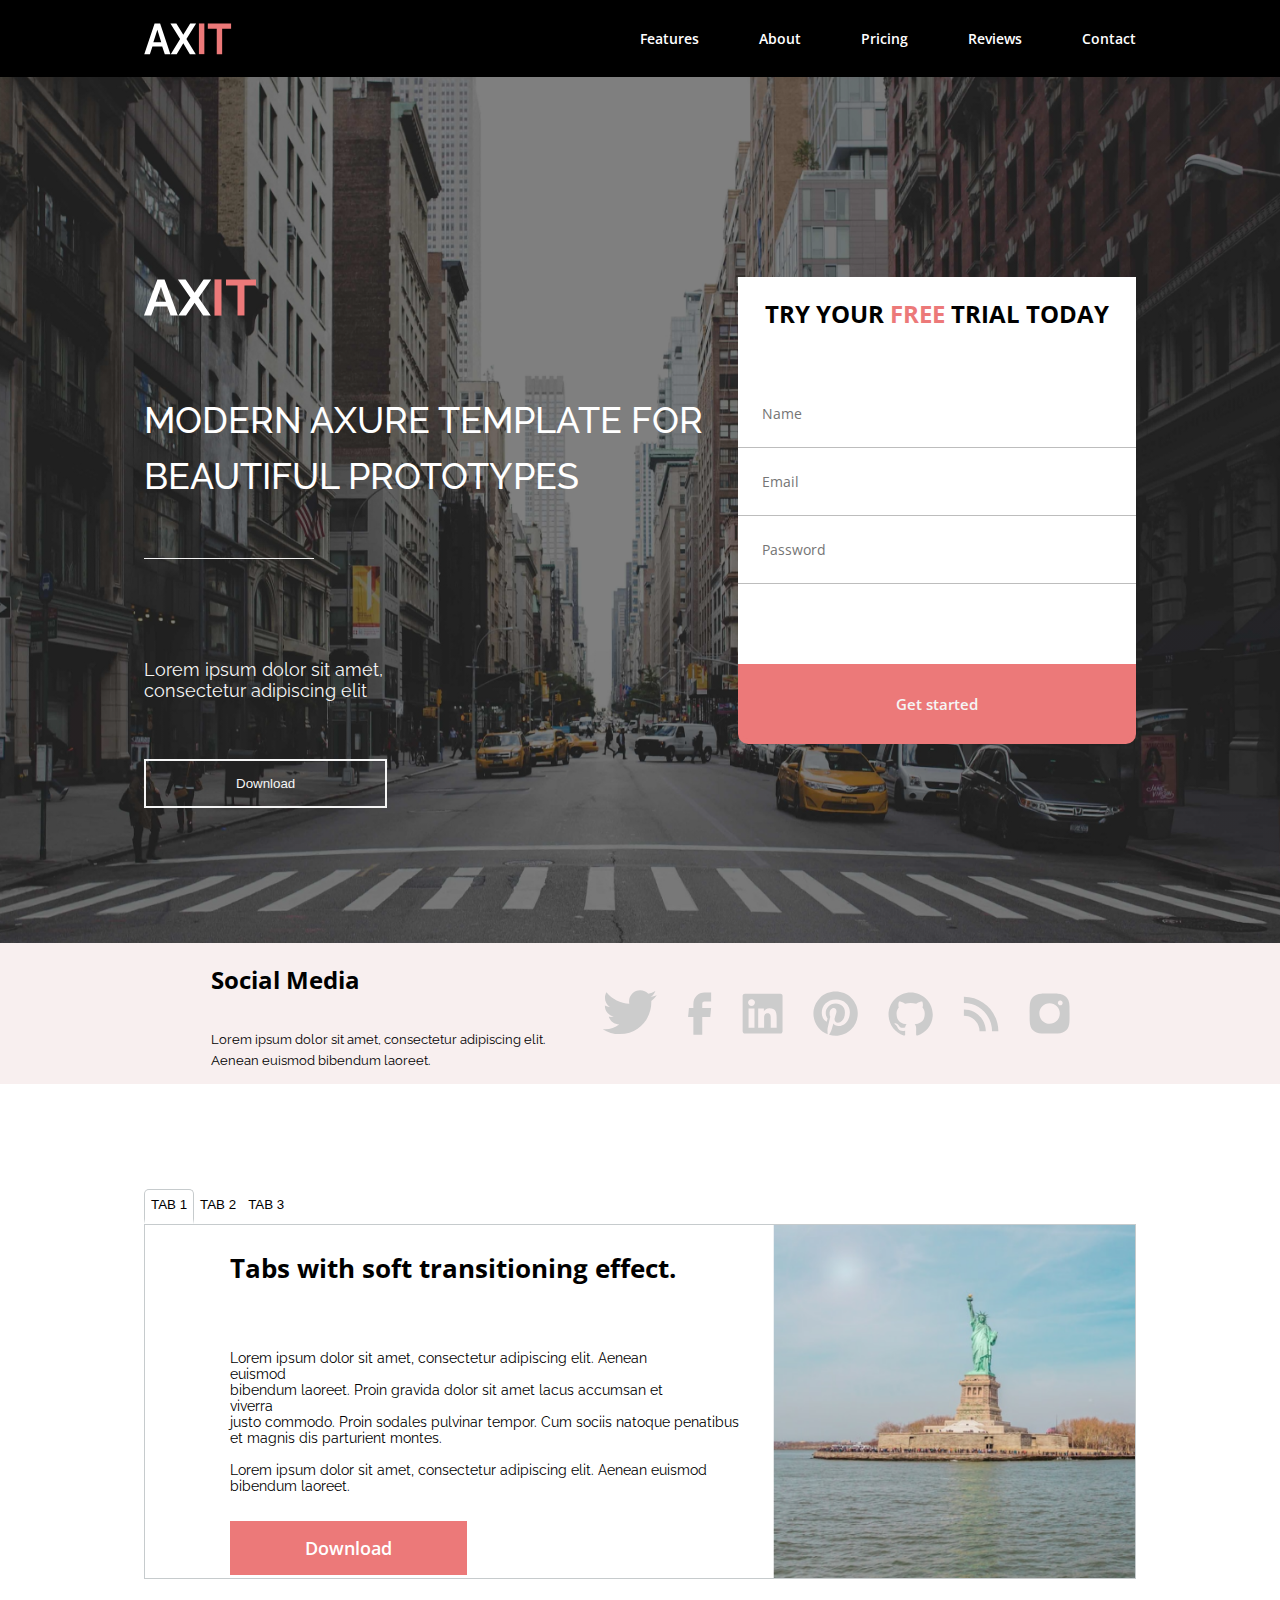
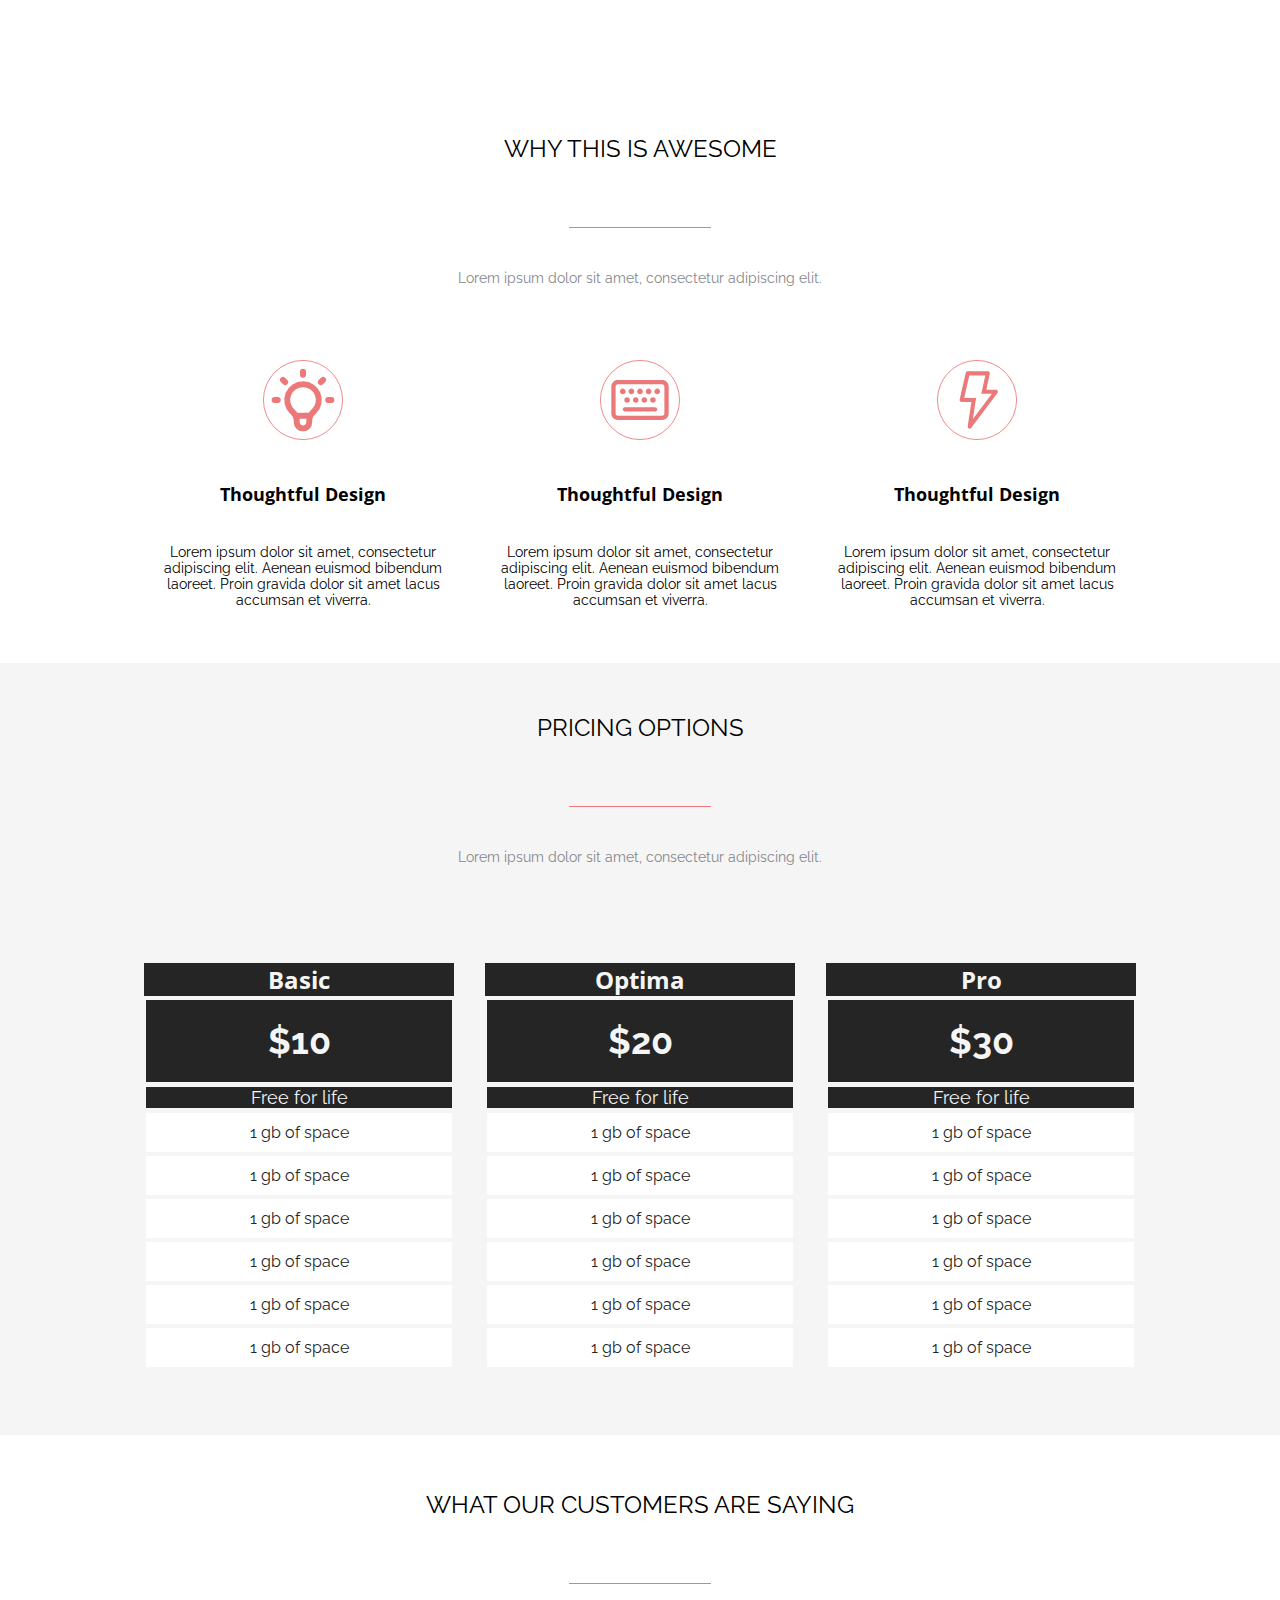
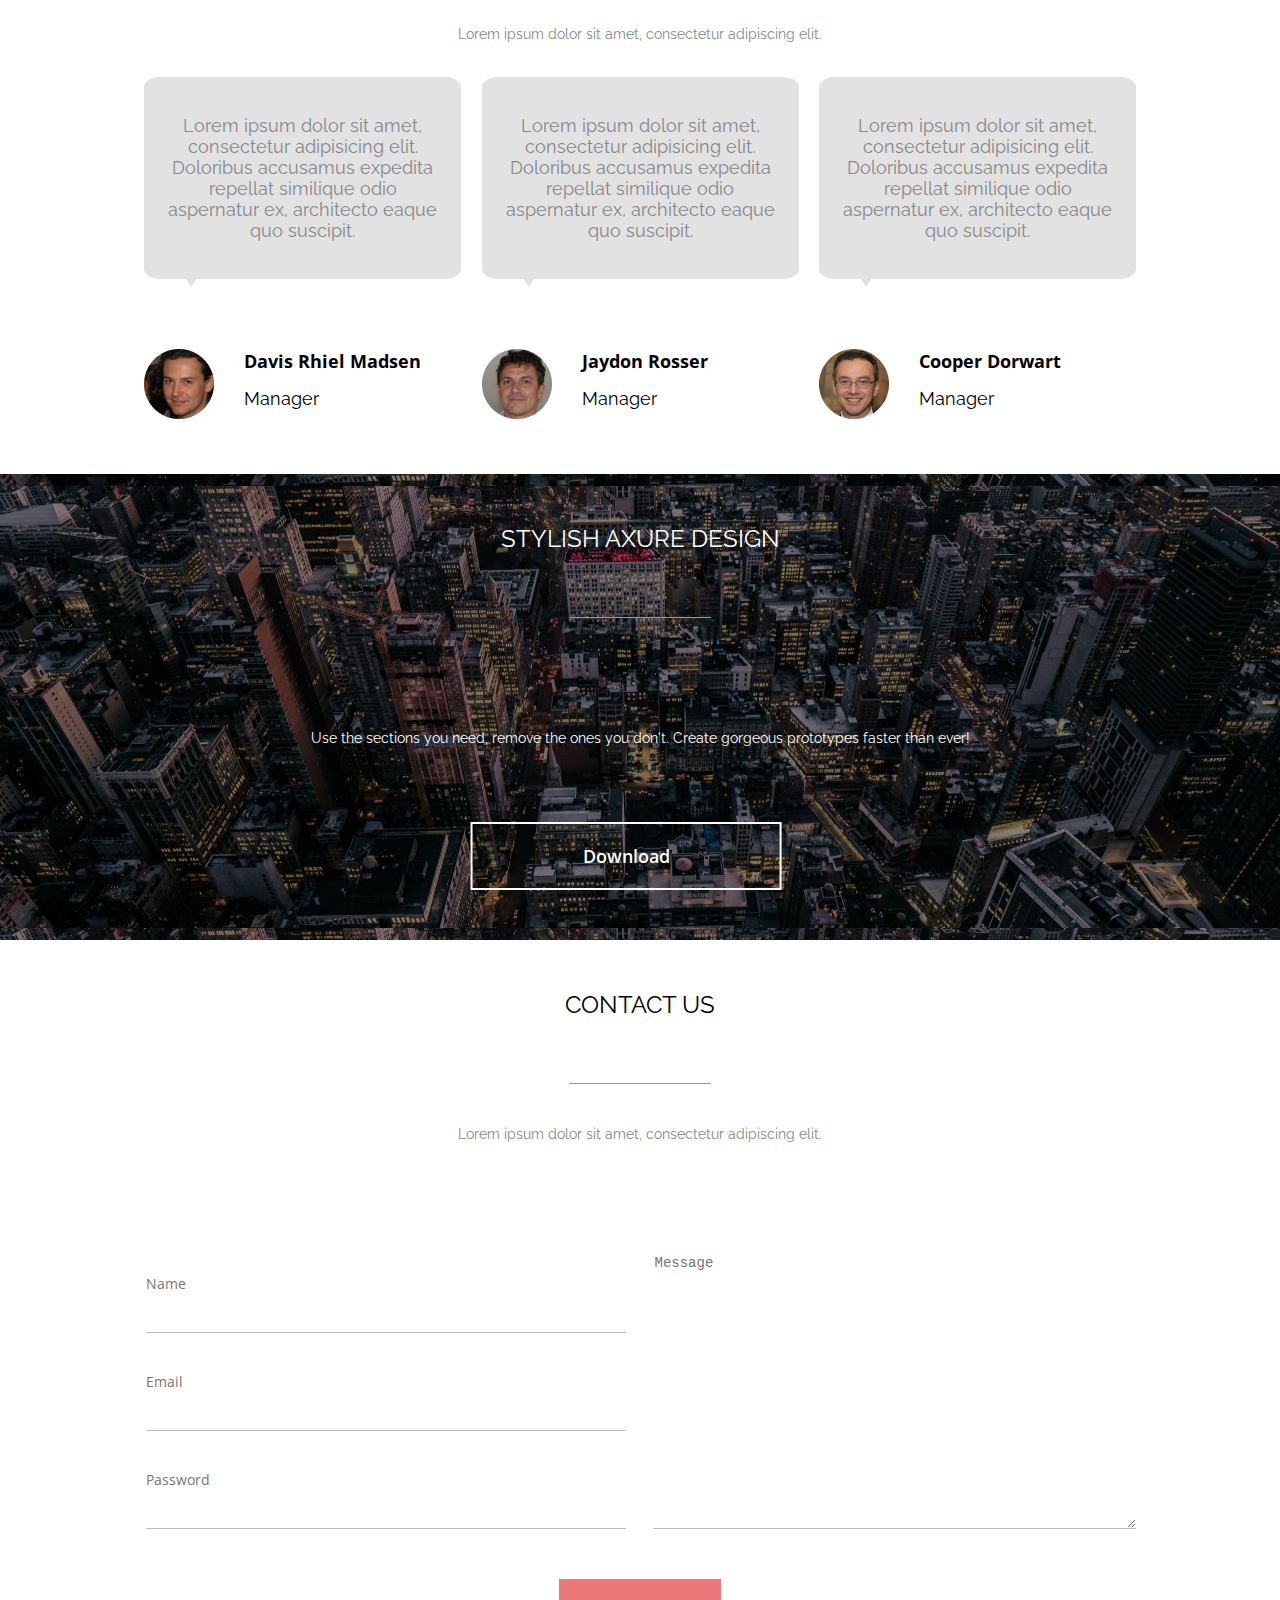
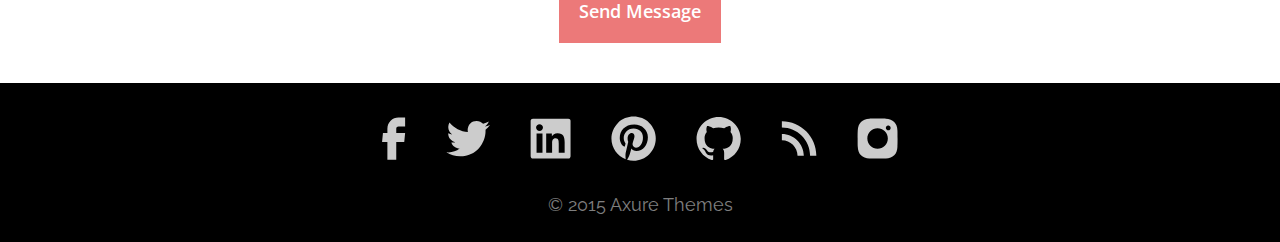
<file: index.html>
<!DOCTYPE html>
<html lang="en" xmlns="http://www.w3.org/1999/html" xmlns="http://www.w3.org/1999/html">
<head>
  <meta charset="UTF-8">
  <title>Title</title>
  <link rel="stylesheet" type="text/css" href="css/main.css">

  <link href="https://fonts.googleapis.com/css2?family=Open+Sans:wght@400;700&family=Raleway&display=swap" rel="stylesheet">
  <meta name="viewport" content="width=device-width" >
</head>
<body>
<header class="header">
<div class="header-container container">
  <img class="logo" src="img/Group%2018.svg" alt="logo">
   <nav>
     <ul class="allblock">
   <li class="allblock-element"><a href="#features">Features</a></li>
    <li class="allblock-element"><a href="#about">About</a></li>
    <li class="allblock-element"><a href="#price">Pricing</a></li>
    <li class="allblock-element"><a href="#customers" >Reviews</a></li>
    <li class="allblock-element"><a href="#contact">Contact</a></li>
  </ul>
  </nav>
</div>
</header>
<main>
<section class="axit">
  <div class="axit-container container">
 <div class="axit-block">
  <img class="axit-logo" src="img/Group%2016.svg" alt="logo">
<p class="modern">MODERN AXURE TEMPLATE FOR BEAUTIFUL PROTOTYPES</p>
   <p class="submodern">Lorem ipsum dolor sit amet, consectetur adipiscing elit</p>
   <button class="axit-download">Download</button>
 </div>
  <form class="free">
    <form class="axit-imput" action="" method="post">
      <h2 class="free-head">Try Your <span>FREE</span> Trial Today</h2>
    <label> <input class="free-data" type="text" placeholder="Name" name="name"></label>
    <label><input class="free-data"  type="text" placeholder="Email" name="email"></label>
    <label><input class="free-data"  type="text" placeholder="Password" name="password"></label>
    <button class="free-button">Get started</button>
    </form>
  </form>
  </div>
</section>
<section class="social-media">
  <div class="media-container container">
<div class="media">
<h2 class="media-title">Social Media</h2>
  <p class="media-subtitle">Lorem ipsum dolor sit amet, consectetur adipiscing elit.
    Aenean euismod bibendum laoreet.</p>
</div>
  <div class="logo-img">
    <a href="https://www.twitter.com/">
      <img src="img/Vector%20(1).svg" width="57" height="46">
    </a>
    <img src="img/Vector.svg" >
    <img src="img/Vector%20(2).svg" >
    <img src="img/Vector%20(3).svg" >
    <img src="img/Vector%20(4).svg" >
    <img src="img/Vector%20(5).svg" >
    <img src="img/Vector%20(6).svg" >

  </div>
  </div>
</section>
<section class="tabs-block container">
  <ul class="tab">
    <li>
    <button class="tab__one tab__one--active">TAB 1</button>
    </li>
    <li>
      <button class="tab__one">TAB 2</button>
    </li>
    <li>
      <button class="tab__one">TAB 3</button>
    </li>
  </ul>
  <div class="information" id="features">
    <div class="information__position ">
      <p class="information__position--text">Tabs with soft transitioning effect.</p>
      <p class="information__position--text1">Lorem ipsum dolor sit amet, consectetur adipiscing elit. Aenean<br> euismod<br>
        bibendum laoreet. Proin gravida dolor sit amet lacus accumsan et<br>viverra<br>
        justo commodo. Proin sodales pulvinar tempor. Cum sociis natoque
        penatibus et magnis dis parturient montes.
        <br>
        <br>
        Lorem ipsum dolor sit amet, consectetur adipiscing elit. Aenean euismod
        bibendum laoreet.
      </p>
      <button class="information__position--download">Download</button>
    </div>
    <picture>
    <source srcset="img/Rectangle(tablet).png" media="(max-width: 1510px)">
      <img class="liberty" src="img/Rectangle%20111.png" alt="statue os liberty">
    </picture>
  </div>
</section>
<section class="awesome-block container" id="about">
  <h2 class="title">WHY THIS IS AWESOME</h2>
  <p class="subtitle">Lorem ipsum dolor sit amet, consectetur adipiscing elit.</p>
  <ul class="advantage">
    <li class="advantage__card">
      <img class="awesome-logo" src="img/Group%2016%20(1).svg" alt="lamp">
      <h5 class="advantage__card--one">Thoughtful Design</h5>
      <p class="advantage__card--two">Lorem ipsum dolor sit amet, consectetur adipiscing
        elit. Aenean euismod bibendum laoreet. Proin gravida  dolor sit amet lacus accumsan et viverra.</p>
    </li> <li class="advantage__card">
    <img class="awesome-logo" src="img/Group%2019%20(1).svg" alt="board">
    <h5 class="advantage__card--one">Thoughtful Design</h5>
    <p class="advantage__card--two">Lorem ipsum dolor sit amet, consectetur adipiscing
      elit. Aenean euismod bibendum laoreet. Proin gravida  dolor sit amet lacus accumsan et viverra.</p>
  </li> <li class="advantage__card">
    <img class="awesome-logo" src="img/Group%2018%20(1).svg" alt="lighting">
    <h5 class="advantage__card--one">Thoughtful Design</h5>
    <p class="advantage__card--two">Lorem ipsum dolor sit amet, consectetur adipiscing
      elit. Aenean euismod bibendum laoreet. Proin gravida  dolor sit amet lacus accumsan et viverra.</p>
  </li>

  </ul>
</section>
<section class="price" id="price">
   <div class="price__block container">
     <h2 class="title">PRICING OPTIONS</h2>
    <p class="subtitle">Lorem ipsum dolor sit amet, consectetur adipiscing elit.</p>
    <ul class="section">
      <li class="section__1">
        <p class="section__1--Basic">Basic</p>
        <p class="section__1--$10">$10</p>
        <p class="section__1--Free">Free for life</p>
        <p class="section__1--space">1 gb of space</p>
        <p class="section__1--space">1 gb of space</p>
        <p class="section__1--space">1 gb of space</p>
        <p class="section__1--space">1 gb of space</p>
        <p class="section__1--space">1 gb of space</p>
        <p class="section__1--space">1 gb of space</p>
      </li>
      <li class="section__1 section__middle">
        <p class="section__1--Basic">Optima</p>
        <p class="section__1--$10">$20</p>
        <p class="section__1--Free">Free for life</p>
        <p class="section__1--space">1 gb of space</p>
        <p class="section__1--space">1 gb of space</p>
        <p class="section__1--space">1 gb of space</p>
        <p class="section__1--space">1 gb of space</p>
        <p class="section__1--space">1 gb of space</p>
        <p class="section__1--space">1 gb of space</p>
      </li>
      <li class="section__1">
        <p class="section__1--Basic">Pro</p>
        <p class="section__1--$10">$30</p>
        <p class="section__1--Free">Free for life</p>
        <p class="section__1--space">1 gb of space</p>
        <p class="section__1--space">1 gb of space</p>
        <p class="section__1--space">1 gb of space</p>
        <p class="section__1--space">1 gb of space</p>
        <p class="section__1--space">1 gb of space</p>
        <p class="section__1--space">1 gb of space</p>
      </li>
</ul>
   </div>
</section>
<section class="customers container" id="customers">
  <h2 class="title">WHAT OUR CUSTOMERS ARE SAYING</h2>
  <p class="subtitle">Lorem ipsum dolor sit amet, consectetur adipiscing elit.</p>
  <ul class="comments">
    <li class="comment">
      <p class="manager__text">Lorem ipsum dolor sit amet,
      consectetur adipisicing elit. Doloribus
      accusamus expedita repellat similique
      odio aspernatur ex, architecto eaque
      quo suscipit.</p>
     <div class="customers__wrap">
       <img class="manager__img" src="img/Ellipse 7.png" alt="face">
    <div>
      <h4 class="manager__name">Davis Rhiel Madsen</h4>
      <p class="manager__post">Manager</p>
    </div>
     </div>
    </li>
    <li class="comment ">
      <p class="manager__text">Lorem ipsum dolor sit amet,
        consectetur adipisicing elit. Doloribus
        accusamus expedita repellat similique
        odio aspernatur ex, architecto eaque
        quo suscipit.</p>
      <div class="customers__wrap">
        <img class="manager__img" src="img/Ellipse 7 (1).png" alt="face">
        <div>
          <h4 class="manager__name">Jaydon Rosser</h4>
          <p class="manager__post">Manager</p>
        </div>
      </div>
    </li>
    <li class="comment ">
      <p class="manager__text">Lorem ipsum dolor sit amet,
        consectetur adipisicing elit. Doloribus
        accusamus expedita repellat similique
        odio aspernatur ex, architecto eaque
        quo suscipit.</p>
      <div class="customers__wrap">
        <img class="manager__img" src="img/Ellipse 7 (2).png" alt="face">
        <div>
          <h4 class="manager__name">Cooper Dorwart</h4>
          <p class="manager__post">Manager</p>
        </div>
      </div>
    </li>
  </ul>


</section>
<section class="design">
<div class="axure container">
  <h2 class="des title">STYLISH AXURE DESIGN</h2>
  <p class="sub subtitle">Use the sections you need, remove the ones you don't.  Create gorgeous prototypes faster than ever!</p>
<button class="design__button">Download</button>
</div>
</section>
<section class="contact container" id="contact">
  <h2 class="title">CONTACT US</h2>
  <p class="subtitle">Lorem ipsum dolor sit amet, consectetur adipiscing elit.</p>
  <form class="contact-block">
    <div class="contact-data">
      <fieldset class="data-contact">
    <label> <input class="contact-data__field" type="text" placeholder="Name" name="name"></label><br>
    <label><input class="contact-data__field"  type="text" placeholder="Email" name="email"></label><br>
    <label><input class="contact-data__field"  type="text" placeholder="Password" name="password"></label>
    </fieldset>
    <textarea placeholder="Message"></textarea>
  </div>
  <button class="contact-button">Send Message</button>  </form>
</section>
</main>
<footer class="footer">
  <div class="social container">
    <img class="vector" src="img/Vector.svg">
    <img class="vector" src="img/Vector%20(1).svg">
    <img class="vector" src="img/Vector%20(2).svg">
    <img class="vector" src="img/Vector%20(3).svg">
    <img class="vector" src="img/Vector%20(4).svg">
    <img class="vector" src="img/Vector%20(5).svg">
    <img class="vector" src="img/Vector%20(6).svg">
  </div>
<p class="social__axure">© 2015 Axure Themes</p>
</footer>
</body>
</html>
</file>
<file: css/main.css>
@import "awesome-block.css";
@import "customers.css";
@import "price.css";
@import "tabs-block.css";
@import "design.css";
@import "footer.css";
@import "header.css";
@import "axit.css";
@import "social-media.css";
@import "contact.css";
@import "general.css";
</file>
